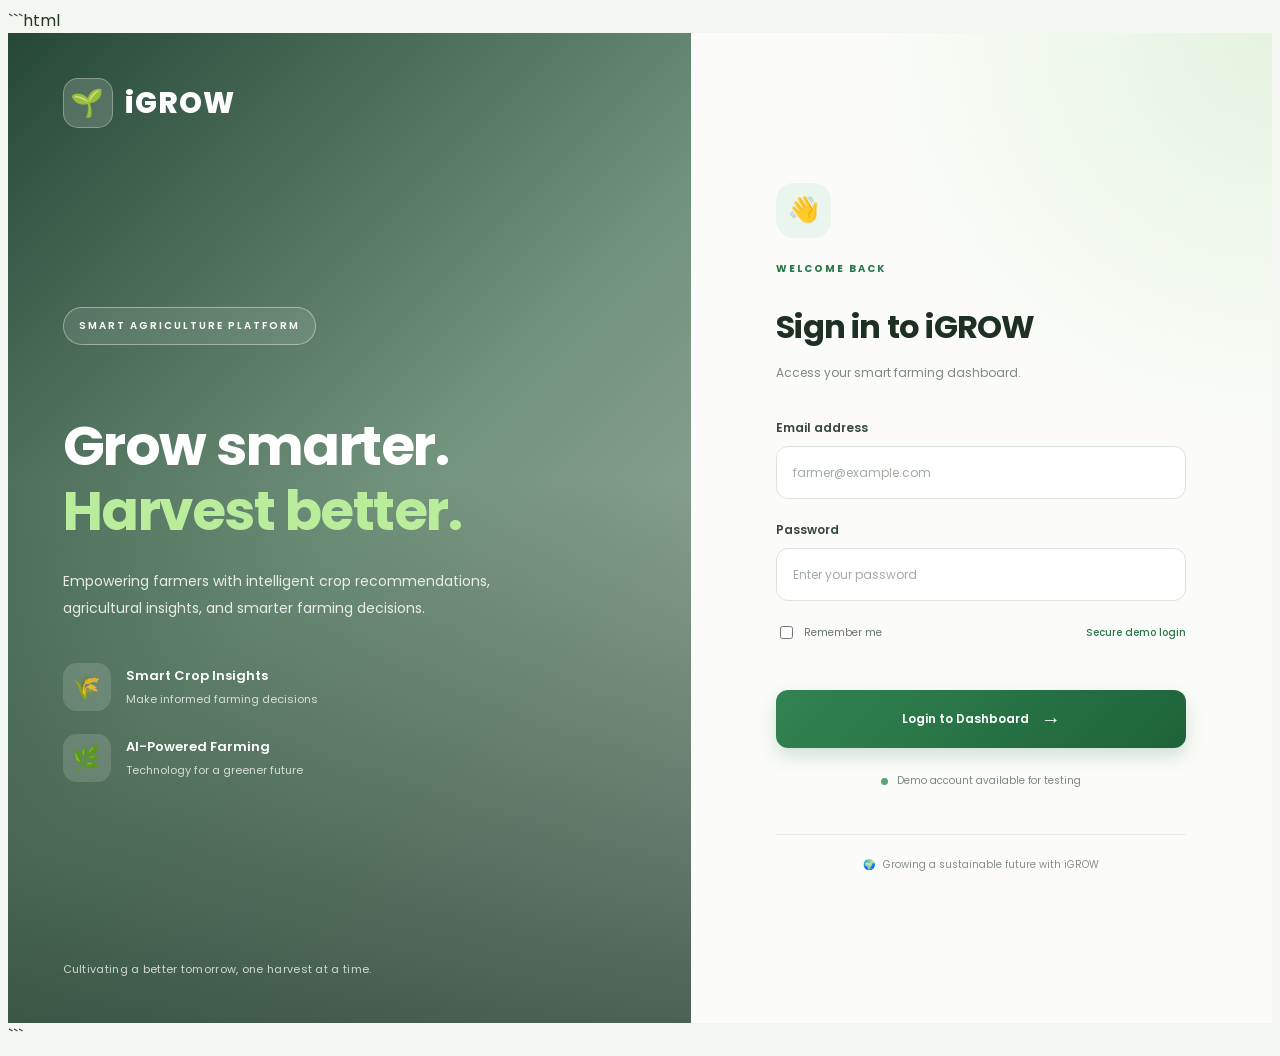
<file: iGROW-Dashboard/login.html>
```html
<!DOCTYPE html>
<html lang="en">
<head>
    <meta charset="UTF-8">
    <meta name="viewport" content="width=device-width, initial-scale=1.0">

    <title>iGROW | Smart Farming Login</title>

    <link rel="stylesheet" href="login.css">

    <link rel="preconnect" href="https://fonts.googleapis.com">
    <link rel="preconnect" href="https://fonts.gstatic.com" crossorigin>
    <link href="https://fonts.googleapis.com/css2?family=Poppins:wght@300;400;500;600;700;800&display=swap" rel="stylesheet">
</head>

<body>

    <main class="page-container">

        <!-- Left side: Agriculture introduction -->
        <section class="hero-section">
            <div class="brand">
                <span class="brand-icon">🌱</span>
                <span>iGROW</span>
            </div>

            <div class="hero-content">
                <span class="eyebrow">SMART AGRICULTURE PLATFORM</span>

                <h1>Grow smarter.<br>
                    <span>Harvest better.</span>
                </h1>

                <p>
                    Empowering farmers with intelligent crop recommendations,
                    agricultural insights, and smarter farming decisions.
                </p>

                <div class="hero-features">
                    <div class="feature">
                        <span class="feature-icon">🌾</span>
                        <div>
                            <strong>Smart Crop Insights</strong>
                            <small>Make informed farming decisions</small>
                        </div>
                    </div>

                    <div class="feature">
                        <span class="feature-icon">🌿</span>
                        <div>
                            <strong>AI-Powered Farming</strong>
                            <small>Technology for a greener future</small>
                        </div>
                    </div>
                </div>
            </div>

            <div class="hero-footer">
                Cultivating a better tomorrow, one harvest at a time.
            </div>
        </section>

        <!-- Right side: Login form -->
        <section class="login-section">
            <div class="login-card">

                <div class="mobile-logo">🌱 iGROW</div>

                <div class="welcome-icon">👋</div>

                <p class="welcome-label">WELCOME BACK</p>

                <h2>Sign in to iGROW</h2>

                <p class="login-subtitle">
                    Access your smart farming dashboard.
                </p>

                <form id="loginForm">

                    <div class="input-group">
                        <label for="email">Email address</label>

                        <input
                            type="email"
                            id="email"
                            name="email"
                            placeholder="farmer@example.com"
                            autocomplete="username"
                            required
                        >
                    </div>

                    <div class="input-group">
                        <label for="password">Password</label>

                        <input
                            type="password"
                            id="password"
                            name="password"
                            placeholder="Enter your password"
                            autocomplete="current-password"
                            required
                        >
                    </div>

                    <div class="form-options">
                        <label class="remember-option">
                            <input type="checkbox" id="remember">
                            <span>Remember me</span>
                        </label>

                        <span class="forgot-text">Secure demo login</span>
                    </div>

                    <p id="loginMessage" role="status" aria-live="polite"></p>

                    <button type="submit" id="loginButton">
                        <span>Login to Dashboard</span>
                        <span class="button-arrow">→</span>
                    </button>

                </form>

                <div class="demo-info">
                    <span class="demo-dot"></span>
                    <span>Demo account available for testing</span>
                </div>

                <div class="login-bottom">
                    <span>🌍</span>
                    Growing a sustainable future with iGROW
                </div>

            </div>
        </section>

    </main>

    <script>
        const loginForm = document.getElementById("loginForm");
        const loginMessage = document.getElementById("loginMessage");
        const loginButton = document.getElementById("loginButton");

        loginForm.addEventListener("submit", function(event) {
            event.preventDefault();

            const email = document.getElementById("email").value.trim();
            const password = document.getElementById("password").value;

            if (
                email === "farmer@igrow.com" &&
                password === "123456"
            ) {
                sessionStorage.setItem("loggedIn", "true");

                loginMessage.style.color = "#21864a";
                loginMessage.textContent = "Login successful! Opening dashboard...";

                loginButton.disabled = true;

                window.location.href = "index.html";
            } else {
                loginMessage.style.color = "#d94343";
                loginMessage.textContent =
                    "Invalid email or password. Please try again.";
            }
        });
    </script>

</body>
</html>
```
</file>
<file: iGROW-Dashboard/login.css>
```css
/* ===== RESET ===== */
* {
    margin: 0;
    padding: 0;
    box-sizing: border-box;
}

:root {
    --green: #267747;
    --dark-green: #123c29;
    --light-green: #eaf5ed;
    --text: #24352a;
    --muted: #7c897f;
}

body {
    min-height: 100vh;
    font-family: "Poppins", sans-serif;
    background: #f4f7f1;
    color: var(--text);
}

.page-container {
    min-height: 100vh;
    display: grid;
    grid-template-columns: 1.08fr 0.92fr;
}

/* ===== LEFT AGRICULTURE PANEL ===== */
.hero-section {
    position: relative;
    display: flex;
    flex-direction: column;
    justify-content: space-between;
    min-height: 100vh;
    padding: 45px 8%;
    overflow: hidden;
    color: white;

    background:
        linear-gradient(
            135deg,
            rgba(9, 47, 29, 0.88),
            rgba(18, 74, 39, 0.58),
            rgba(16, 49, 28, 0.35)
        ),
        url("https://images.unsplash.com/photo-1500382017468-9049fed747ef?auto=format&fit=crop&w=1800&q=85")
        center / cover no-repeat;
}

.hero-section::after {
    content: "";
    position: absolute;
    inset: 0;
    background: linear-gradient(
        0deg,
        rgba(5, 32, 19, 0.55),
        transparent 55%
    );
    pointer-events: none;
}

.brand,
.hero-content,
.hero-footer {
    position: relative;
    z-index: 1;
}

.brand {
    display: flex;
    align-items: center;
    gap: 12px;
    font-size: 29px;
    font-weight: 800;
    letter-spacing: 1px;
}

.brand-icon {
    display: grid;
    place-items: center;
    width: 48px;
    height: 48px;
    background: rgba(255, 255, 255, 0.17);
    border: 1px solid rgba(255, 255, 255, 0.3);
    border-radius: 15px;
    font-size: 27px;
    backdrop-filter: blur(10px);
}

.hero-content {
    max-width: 580px;
    margin: 70px 0;
}

.eyebrow {
    display: inline-block;
    margin-bottom: 24px;
    padding: 10px 15px;
    border: 1px solid rgba(255, 255, 255, 0.4);
    border-radius: 30px;
    background: rgba(255, 255, 255, 0.1);
    font-size: 10px;
    font-weight: 600;
    letter-spacing: 2px;
}

.hero-content h1 {
    margin-bottom: 24px;
    font-size: clamp(38px, 4.3vw, 62px);
    line-height: 1.18;
    font-weight: 700;
    letter-spacing: -1.5px;
}

.hero-content h1 span {
    color: #b9ed9b;
}

.hero-content > p {
    max-width: 450px;
    color: rgba(255, 255, 255, 0.85);
    font-size: 14px;
    line-height: 1.9;
}

.hero-features {
    display: grid;
    gap: 23px;
    margin-top: 42px;
}

.feature {
    display: flex;
    align-items: center;
    gap: 15px;
}

.feature-icon {
    display: grid;
    place-items: center;
    width: 48px;
    height: 48px;
    flex-shrink: 0;
    border-radius: 14px;
    background: rgba(255, 255, 255, 0.14);
    font-size: 23px;
}

.feature strong,
.feature small {
    display: block;
}

.feature strong {
    margin-bottom: 5px;
    font-size: 13px;
    font-weight: 600;
}

.feature small {
    color: rgba(255, 255, 255, 0.75);
    font-size: 11px;
}

.hero-footer {
    color: rgba(255, 255, 255, 0.75);
    font-size: 11px;
    letter-spacing: 0.3px;
}

/* ===== RIGHT LOGIN PANEL ===== */
.login-section {
    display: flex;
    align-items: center;
    justify-content: center;
    padding: 45px 30px;
    background:
        radial-gradient(
            circle at top right,
            #e4f3df 0,
            transparent 35%
        ),
        #fbfcf9;
}

.login-card {
    width: 100%;
    max-width: 410px;
    padding: 25px 0;
    animation: fadeIn 0.6s ease;
}

.mobile-logo {
    display: none;
    margin-bottom: 40px;
    color: var(--green);
    font-size: 25px;
    font-weight: 800;
}

.welcome-icon {
    display: grid;
    place-items: center;
    width: 55px;
    height: 55px;
    margin-bottom: 23px;
    border-radius: 18px;
    background: var(--light-green);
    font-size: 25px;
}

.welcome-label {
    margin-bottom: 9px;
    color: var(--green);
    font-size: 10px;
    font-weight: 700;
    letter-spacing: 2px;
}

.login-card h2 {
    margin-bottom: 10px;
    color: #1d3023;
    font-size: clamp(25px, 3vw, 32px);
    font-weight: 700;
    letter-spacing: -0.8px;
}

.login-subtitle {
    margin-bottom: 36px;
    color: var(--muted);
    font-size: 12px;
    line-height: 1.7;
}

/* ===== INPUT FIELDS ===== */
.input-group {
    margin-bottom: 22px;
}

.input-group label {
    display: block;
    margin-bottom: 9px;
    color: #35473a;
    font-size: 12px;
    font-weight: 600;
}

.input-group input {
    width: 100%;
    height: 53px;
    padding: 0 16px;
    border: 1px solid #dce5dc;
    border-radius: 12px;
    outline: none;
    background: #fff;
    color: var(--text);
    font-family: inherit;
    font-size: 12px;
    transition: border-color 0.2s, box-shadow 0.2s;
}

.input-group input::placeholder {
    color: #a2ada4;
}

.input-group input:focus {
    border-color: #43895a;
    box-shadow: 0 0 0 4px rgba(50, 125, 71, 0.09);
}

/* ===== OPTIONS ===== */
.form-options {
    display: flex;
    align-items: center;
    justify-content: space-between;
    gap: 10px;
    margin: 2px 0 25px;
}

.remember-option {
    display: flex;
    align-items: center;
    gap: 8px;
    color: #69766c;
    font-size: 10px;
    cursor: pointer;
}

.remember-option input {
    accent-color: var(--green);
}

.forgot-text {
    color: var(--green);
    font-size: 10px;
    font-weight: 500;
}

/* ===== LOGIN BUTTON ===== */
#loginButton {
    display: flex;
    align-items: center;
    justify-content: center;
    gap: 12px;
    width: 100%;
    min-height: 54px;
    padding: 14px;
    border: none;
    border-radius: 12px;
    background: linear-gradient(135deg, #328451, #1d6339);
    box-shadow: 0 8px 18px rgba(34, 105, 57, 0.19);
    color: white;
    font-family: inherit;
    font-size: 12px;
    font-weight: 600;
    cursor: pointer;
    transition: transform 0.2s, box-shadow 0.2s;
}

#loginButton:hover {
    transform: translateY(-2px);
    box-shadow: 0 12px 24px rgba(34, 105, 57, 0.26);
}

#loginButton:active {
    transform: translateY(0);
}

#loginButton:disabled {
    opacity: 0.7;
    cursor: wait;
}

.button-arrow {
    font-size: 20px;
}

#loginMessage {
    min-height: 18px;
    margin: -10px 0 15px;
    font-size: 11px;
    line-height: 1.6;
}

/* ===== FOOTER ===== */
.demo-info {
    display: flex;
    align-items: center;
    justify-content: center;
    gap: 9px;
    margin-top: 25px;
    color: #7b887d;
    font-size: 10px;
}

.demo-dot {
    width: 7px;
    height: 7px;
    border-radius: 50%;
    background: #55a96d;
}

.login-bottom {
    margin-top: 45px;
    padding-top: 22px;
    border-top: 1px solid #e7ece5;
    color: #879188;
    font-size: 10px;
    text-align: center;
}

.login-bottom span {
    margin-right: 5px;
}

/* ===== ANIMATION ===== */
@keyframes fadeIn {
    from {
        opacity: 0;
        transform: translateY(12px);
    }

    to {
        opacity: 1;
        transform: translateY(0);
    }
}

/* ===== MOBILE RESPONSIVE ===== */
@media (max-width: 900px) {
    .page-container {
        grid-template-columns: 0.85fr 1.15fr;
    }

    .hero-section {
        padding: 35px 7%;
    }

    .login-section {
        padding: 35px 25px;
    }

    .hero-content h1 {
        font-size: 39px;
    }
}

@media (max-width: 650px) {
    .page-container {
        display: block;
    }

    .hero-section {
        display: none;
    }

    .login-section {
        min-height: 100vh;
        padding: 30px 24px;
    }

    .login-card {
        max-width: 420px;
    }

    .mobile-logo {
        display: block;
    }

    .login-bottom {
        margin-top: 35px;
    }
}
```
</file>
